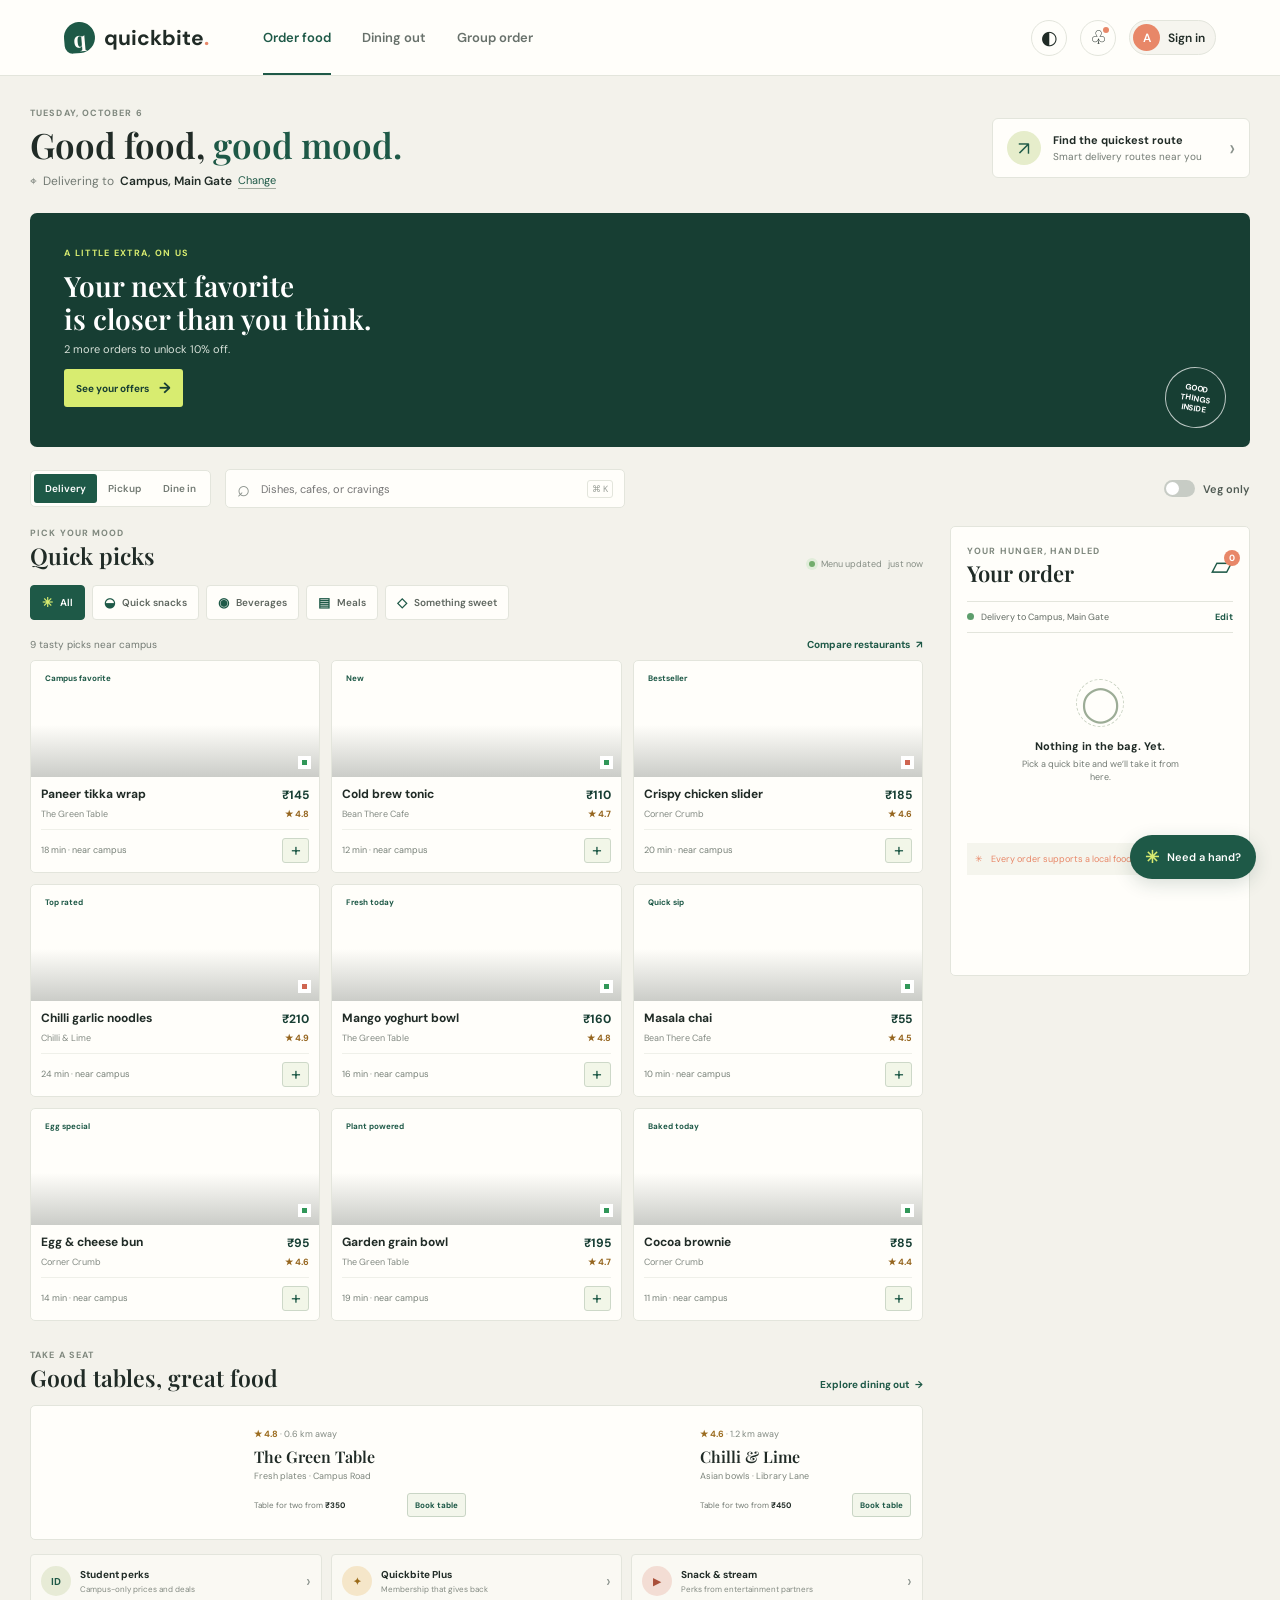
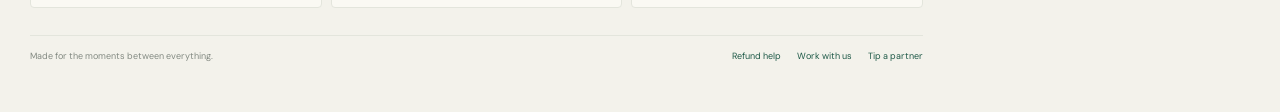
<file: index.html>
<!doctype html>
<html lang="en">
<head>
  <meta charset="utf-8">
  <meta name="viewport" content="width=device-width, initial-scale=1">
  <meta name="theme-color" content="#f3f2eb">
  <title>Quickbite | Good food, close by</title>
  <link rel="preconnect" href="https://fonts.googleapis.com">
  <link rel="preconnect" href="https://fonts.gstatic.com" crossorigin>
  <link href="https://fonts.googleapis.com/css2?family=DM+Sans:wght@400;500;600;700&family=Playfair+Display:wght@600;700&display=swap" rel="stylesheet">
  <link rel="stylesheet" href="style.css">
</head>
<body>
  <header class="topbar">
    <a class="brand" href="#top" aria-label="Quickbite home"><span class="brand-mark">q</span><span>quickbite<span class="brand-period">.</span></span></a>
    <nav class="primary-nav" aria-label="Main navigation">
      <a class="nav-link active" href="#menu">Order food</a>
      <a class="nav-link" href="#dining">Dining out</a>
      <button class="nav-link" id="group-nav">Group order</button>
    </nav>
    <div class="top-actions">
      <button class="icon-button" id="accessibility-button" aria-label="Accessibility settings" title="Accessibility settings"><span aria-hidden="true">◐</span></button>
      <button class="icon-button notification-button" id="notification-button" aria-label="Notifications" title="Notifications"><span aria-hidden="true">♧</span><i></i></button>
      <button class="profile-button" id="account-button"><span class="avatar">A</span><span id="account-label">Sign in</span></button>
    </div>
  </header>

  <main id="top" class="page-shell">
    <section class="welcome-row" aria-label="Delivery location">
      <div><span class="eyebrow">TUESDAY, OCTOBER 6</span><h1>Good food, <em>good mood.</em></h1><p class="location-line"><span aria-hidden="true">⌖</span> Delivering to <strong>Campus, Main Gate</strong> <button id="address-button">Change</button></p></div>
      <button class="location-card" id="route-button"><span class="route-icon" aria-hidden="true">↗</span><span><strong>Find the quickest route</strong><small>Smart delivery routes near you</small></span><span class="chevron">›</span></button>
    </section>

    <section class="promo-banner" aria-label="Today's offer">
      <div class="promo-copy"><span class="promo-kicker">A LITTLE EXTRA, ON US</span><h2>Your next favorite<br>is closer than you think.</h2><p id="offer-copy">Order a little more. Get a little more back.</p><button class="light-button" id="offers-button">See your offers <span aria-hidden="true">→</span></button></div>
      <div class="promo-photo" role="img" aria-label="Freshly made sandwich with greens"></div>
      <span class="promo-stamp">GOOD<br>THINGS<br>INSIDE</span>
    </section>

    <section class="quick-controls" aria-label="Menu controls">
      <div class="mode-switch" role="group" aria-label="Order type">
        <button class="mode-button active" data-mode="delivery">Delivery</button>
        <button class="mode-button" data-mode="pickup">Pickup</button>
        <button class="mode-button" data-mode="dinein">Dine in</button>
      </div>
      <label class="search-box"><span aria-hidden="true">⌕</span><input id="search-input" type="search" placeholder="Dishes, cafes, or cravings" aria-label="Search dishes and restaurants"><kbd>⌘ K</kbd></label>
      <label class="diet-toggle"><input id="veg-toggle" type="checkbox"><span class="toggle-track"></span><span>Veg only</span></label>
    </section>

    <div class="content-grid">
      <div class="main-column">
        <section class="menu-section" id="menu">
          <div class="section-heading"><div><span class="eyebrow">PICK YOUR MOOD</span><h2>Quick picks</h2></div><span class="live-status"><i></i> Menu updated <span id="updated-time">just now</span></span></div>
          <div class="category-list" role="group" aria-label="Filter menu by category">
            <button class="category-chip active" data-category="all"><span>✳</span> All</button>
            <button class="category-chip" data-category="quick"><span>◒</span> Quick snacks</button>
            <button class="category-chip" data-category="beverage"><span>◉</span> Beverages</button>
            <button class="category-chip" data-category="meals"><span>▤</span> Meals</button>
            <button class="category-chip" data-category="dessert"><span>◇</span> Something sweet</button>
          </div>
          <div class="results-line"><p id="results-label">Tasty things near campus</p><button class="text-button" id="compare-button">Compare restaurants <span aria-hidden="true">↗</span></button></div>
          <div class="food-grid" id="food-grid" aria-live="polite"></div>
          <p class="empty-state" id="empty-state" hidden>No bites match that search. Try another dish or cafe.</p>
        </section>

        <section class="dining-section" id="dining">
          <div class="section-heading"><div><span class="eyebrow">TAKE A SEAT</span><h2>Good tables, great food</h2></div><button class="text-button" id="dining-button">Explore dining out <span aria-hidden="true">→</span></button></div>
          <div class="dining-strip">
            <div class="dining-photo dining-photo-one" role="img" aria-label="Bright cafe dining room"></div>
            <div class="dining-details"><span class="rating">★ 4.8 <span>· 0.6 km away</span></span><h3>The Green Table</h3><p>Fresh plates · Campus Road</p><div class="dining-bottom"><span>Table for two from <strong>₹350</strong></span><button class="small-button" data-dine="The Green Table">Book table</button></div></div>
            <div class="dining-photo dining-photo-two" role="img" aria-label="Fresh bowl of noodles"></div>
            <div class="dining-details"><span class="rating">★ 4.6 <span>· 1.2 km away</span></span><h3>Chilli & Lime</h3><p>Asian bowls · Library Lane</p><div class="dining-bottom"><span>Table for two from <strong>₹450</strong></span><button class="small-button" data-dine="Chilli & Lime">Book table</button></div></div>
          </div>
        </section>

        <section class="feature-links" aria-label="More Quickbite features">
          <button class="feature-tile student-tile" id="student-button"><span class="tile-icon">ID</span><span><strong>Student perks</strong><small>Campus-only prices and deals</small></span><span class="chevron">›</span></button>
          <button class="feature-tile membership-tile" id="membership-button"><span class="tile-icon">✦</span><span><strong>Quickbite Plus</strong><small>Membership that gives back</small></span><span class="chevron">›</span></button>
          <button class="feature-tile stream-tile" id="stream-button"><span class="tile-icon">▶</span><span><strong>Snack & stream</strong><small>Perks from entertainment partners</small></span><span class="chevron">›</span></button>
        </section>

        <footer class="page-footer"><span>Made for the moments between everything.</span><div><button data-info="refund">Refund help</button><button data-info="jobs">Work with us</button><button id="tip-button">Tip a partner</button></div></footer>
      </div>

      <aside class="order-panel" aria-label="Your order">
        <div class="order-header"><div><span class="eyebrow">YOUR HUNGER, HANDLED</span><h2>Your order</h2></div><span class="bag-icon" aria-hidden="true">▱<b id="cart-count">0</b></span></div>
        <div class="order-mode-label"><span class="mode-dot"></span><span id="mode-label">Delivery to Campus, Main Gate</span><button id="edit-mode">Edit</button></div>
        <div class="cart-items" id="cart-items"><div class="cart-empty"><span class="empty-plate" aria-hidden="true">◯</span><strong>Nothing in the bag. Yet.</strong><p>Pick a quick bite and we’ll take it from here.</p></div></div>
        <div class="cart-footer" id="cart-footer" hidden>
          <div class="offer-applied" id="offer-applied" hidden>✦ <span>Purchase-count offer applied</span></div>
          <div class="price-row"><span>Subtotal</span><strong id="subtotal">₹0</strong></div>
          <div class="price-row"><span id="fee-label">Delivery fee</span><span id="fee">₹25</span></div>
          <div class="price-row discount-row" id="discount-row" hidden><span>Offer savings</span><span id="discount">−₹0</span></div>
          <div class="price-row total-row"><span>Total</span><strong id="total">₹0</strong></div>
          <button class="checkout-button" id="checkout-button">Continue to checkout <span aria-hidden="true">→</span></button>
          <button class="group-link" id="group-cart-button">＋ Start a group order</button>
          <p class="secure-note">Secure checkout · Refunds within 2 working days</p>
        </div>
        <div class="partner-note"><span aria-hidden="true">✳</span><span>Every order supports a local food spot.</span></div>
      </aside>
    </div>
  </main>

  <button class="chat-launcher" id="chat-launcher" aria-label="Open Quickbite assistant"><span aria-hidden="true">✳</span><span class="chat-label">Need a hand?</span></button>
  <section class="chat-panel" id="chat-panel" aria-label="Quickbite assistant" hidden>
    <div class="chat-header"><div><span class="chat-avatar">✳</span><span><strong>Quickbite buddy</strong><small>Here for food and order help</small></span></div><button id="chat-close" aria-label="Close chat">×</button></div>
    <div class="chat-messages" id="chat-messages" aria-live="polite"><div class="chat-message bot-message">Hey! I can recommend something tasty or help sort out an order. What do you need?</div></div>
    <div class="chat-shortcuts"><button data-chat="recommend">Pick for me</button><button data-chat="complaint">Order issue</button></div>
    <form class="chat-form" id="chat-form"><input id="chat-input" placeholder="Type a message…" aria-label="Message the assistant"><button aria-label="Send message">↑</button></form>
  </section>
  <div class="toast" id="toast" role="status" aria-live="polite"></div>
  <dialog id="app-dialog" class="app-dialog"><button class="dialog-close" id="dialog-close" aria-label="Close dialog">×</button><div id="dialog-content"></div></dialog>
  <script src="app.js"></script>
</body>
</html>
</file>
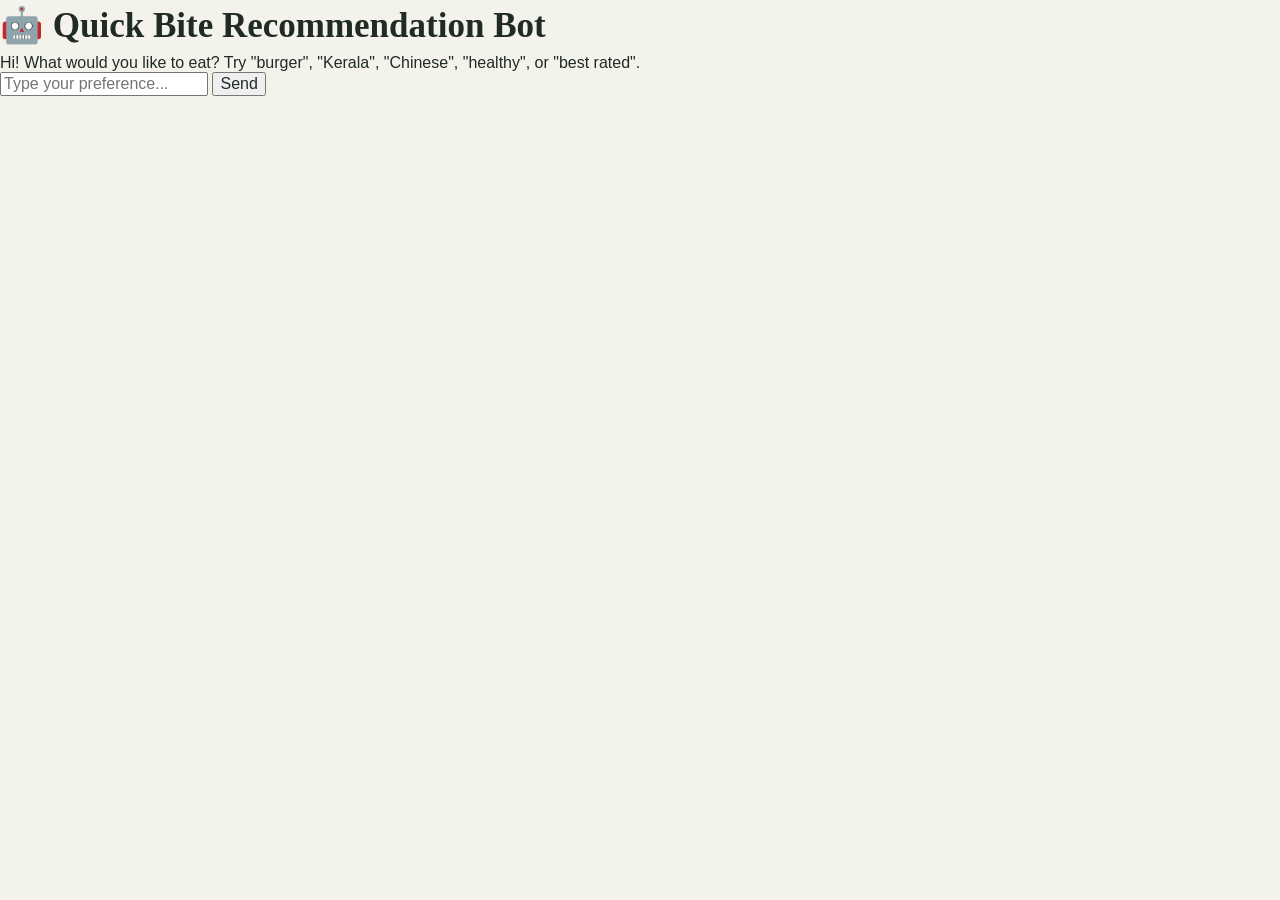
<file: chatbot.html>
<!DOCTYPE html>
<html lang="en">
<head>
<meta charset="UTF-8">
<title>Quick Bite - Recommendation Chatbot</title>
<link rel="stylesheet" href="style.css">
</head>
<body>
<div class="chat-container">
  <h1>🤖 Quick Bite Recommendation Bot</h1>
  <div id="messages" class="messages">
    <div class="bot">Hi! What would you like to eat? Try "burger", "Kerala", "Chinese", "healthy", or "best rated".</div>
  </div>
  <div class="chat-input">
    <input id="userInput" placeholder="Type your preference...">
    <button class="primary" onclick="sendMessage()">Send</button>
  </div>
</div>
<script src="chatbot.js"></script>
</body>
</html>
</file>
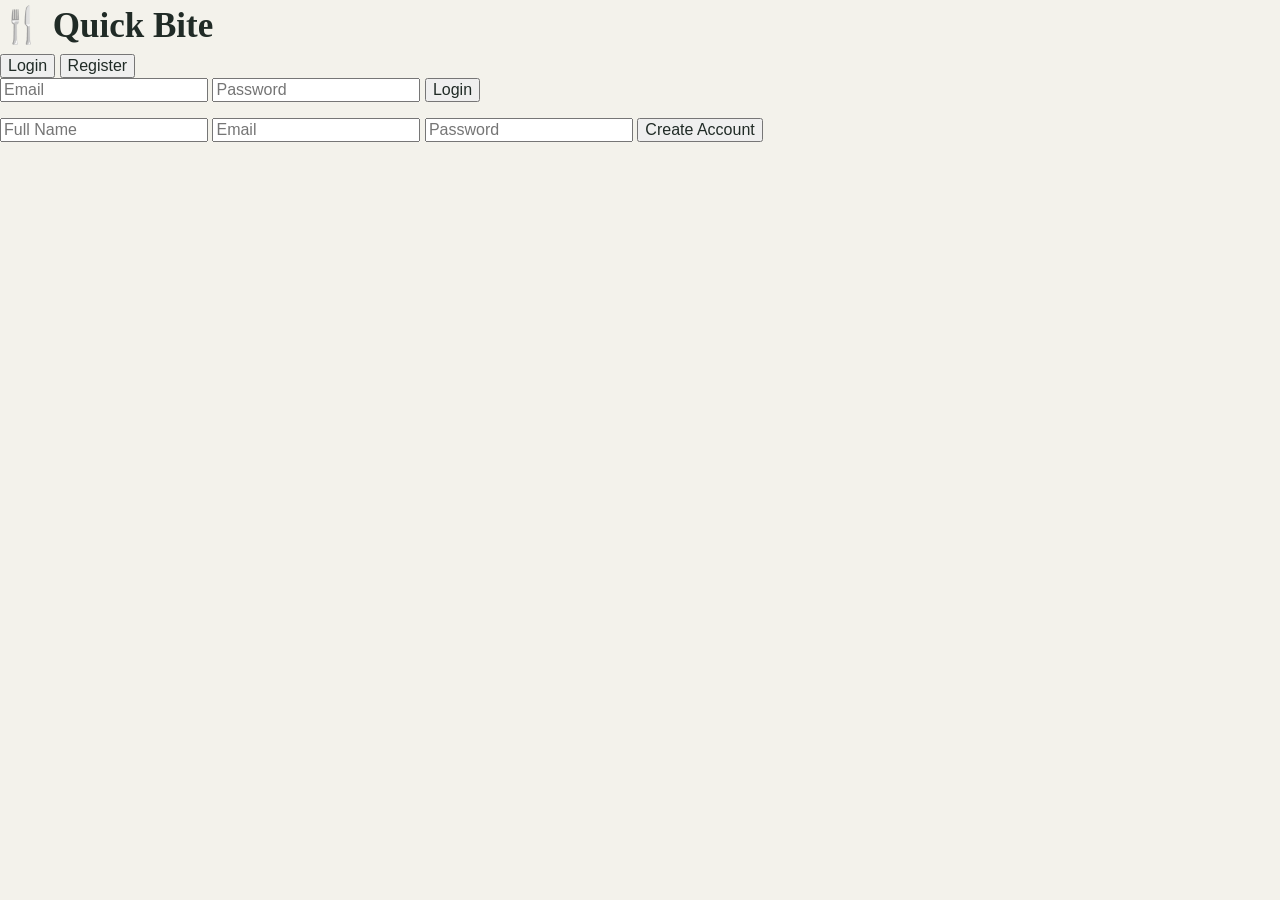
<file: login_register.html>
<!DOCTYPE html>
<html lang="en">
<head>
<meta charset="UTF-8">
<title>Quick Bite - Login & Registration</title>
<link rel="stylesheet" href="style.css">
</head>
<body>
<div class="auth-container">
  <div class="auth-card">
    <h1>🍴 Quick Bite</h1>
    <div class="tabs">
      <button onclick="showForm('login')">Login</button>
      <button onclick="showForm('register')">Register</button>
    </div>

    <form id="login" class="form active" onsubmit="login(event)">
      <input id="loginEmail" type="email" placeholder="Email" required>
      <input id="loginPassword" type="password" placeholder="Password" required>
      <button type="submit" class="primary">Login</button>
      <p id="loginMsg"></p>
    </form>

    <form id="register" class="form" onsubmit="register(event)">
      <input id="regName" type="text" placeholder="Full Name" required>
      <input id="regEmail" type="email" placeholder="Email" required>
      <input id="regPassword" type="password" placeholder="Password" minlength="6" required>
      <button type="submit" class="primary">Create Account</button>
      <p id="registerMsg"></p>
    </form>
  </div>
</div>
<script src="auth.js"></script>
</body>
</html>
</file>
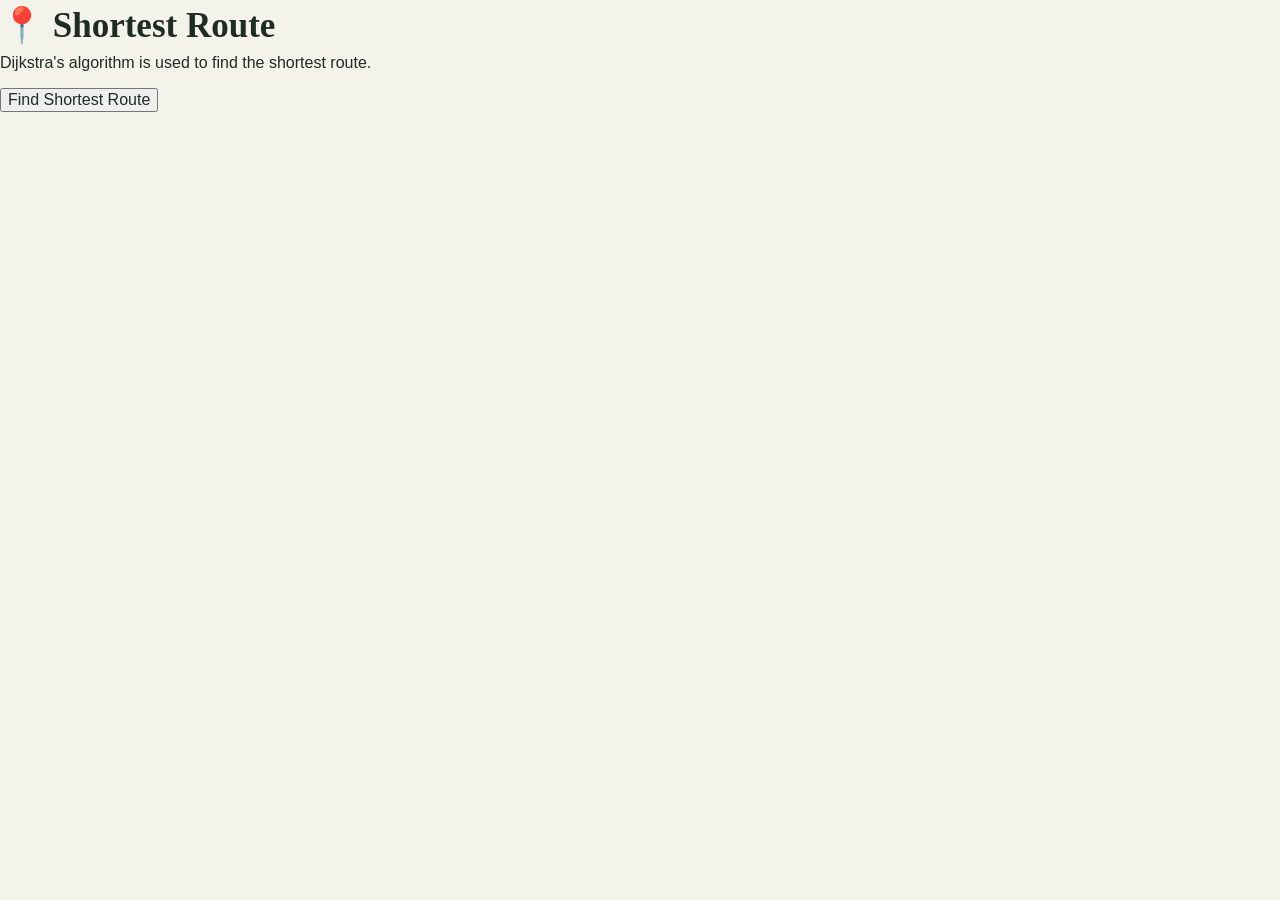
<file: shortest_route.html>
<!DOCTYPE html>
<html lang="en">
<head>
<meta charset="UTF-8">
<title>Quick Bite - Shortest Route</title>
<link rel="stylesheet" href="style.css">
</head>
<body>
<div class="page">
  <h1>📍 Shortest Route</h1>
  <p>Dijkstra's algorithm is used to find the shortest route.</p>
  <button class="primary" onclick="findRoute()">Find Shortest Route</button>
  <div id="routeResult"></div>
</div>
<script src="shortest_route.js"></script>
</body>
</html>
</file>
<file: style.css>
:root {
  color-scheme: light;
  --ink: #202b26;
  --muted: #727a73;
  --line: #e3e5dc;
  --paper: #f3f2eb;
  --surface: #fffefa;
  --green: #1e5947;
  --green-deep: #173e33;
  --lime: #d8ec70;
  --coral: #e88768;
  --gold: #d99a36;
  --serif: "Playfair Display", Georgia, serif;
  --sans: "DM Sans", "Segoe UI", sans-serif;
  font-family: var(--sans);
  color: var(--ink);
  background: var(--paper);
}

* { box-sizing: border-box; }
[hidden] { display: none !important; }
body { margin: 0; min-width: 320px; background: var(--paper); }
button, input { font: inherit; }
button { color: inherit; cursor: pointer; }
a { color: inherit; text-decoration: none; }
.topbar { height: 76px; display: flex; align-items: center; gap: 54px; padding: 0 max(5vw, calc((100vw - 1380px) / 2)); background: var(--surface); border-bottom: 1px solid var(--line); }
.brand { display: inline-flex; align-items: center; gap: 9px; font-weight: 700; font-size: 21px; letter-spacing: 0; white-space: nowrap; }
.brand-mark { display: grid; place-items: center; width: 31px; height: 31px; border-radius: 50% 50% 50% 8px; color: var(--surface); background: var(--green); font: 700 22px var(--serif); transform: rotate(-5deg); }
.brand-period { color: var(--coral); }
.primary-nav { height: 100%; display: flex; align-items: center; gap: 31px; }
.nav-link { height: 100%; display: inline-flex; align-items: center; padding: 0; border: 0; background: none; color: #68716b; font-size: 13px; font-weight: 600; }
.nav-link.active { color: var(--green); box-shadow: inset 0 -2px var(--green); }
.top-actions { display: flex; align-items: center; gap: 13px; margin-left: auto; }
.icon-button { position: relative; width: 36px; height: 36px; border: 1px solid var(--line); background: transparent; border-radius: 50%; font-size: 19px; }
.notification-button i { position: absolute; top: 6px; right: 6px; width: 6px; height: 6px; background: var(--coral); border-radius: 50%; }
.profile-button { display: flex; align-items: center; gap: 8px; padding: 3px 10px 3px 3px; background: #f6f5ef; border: 1px solid var(--line); border-radius: 30px; font-size: 12px; font-weight: 600; }
.avatar { display: grid; place-items: center; width: 27px; height: 27px; border-radius: 50%; color: #fff; background: var(--coral); }
.page-shell { max-width: 1380px; padding: 0 30px 50px; margin: 0 auto; }
.welcome-row { display: flex; align-items: center; justify-content: space-between; gap: 24px; padding: 31px 0 24px; }
.eyebrow { display: block; color: #7f887e; font-size: 9px; font-weight: 700; letter-spacing: 1.1px; }
h1, h2, h3, p { margin-top: 0; }
h1 { margin: 5px 0 8px; font: 600 35px/1.18 var(--serif); letter-spacing: 0; }
h1 em { color: var(--green); font-style: normal; }
.location-line { display: flex; align-items: center; gap: 6px; margin: 0; color: var(--muted); font-size: 12px; }
.location-line strong { color: var(--ink); font-weight: 600; }
.location-line button { padding: 0 0 1px; border: 0; border-bottom: 1px solid #a3aca0; background: none; color: var(--green); font-size: 11px; }
.location-card { min-width: 258px; display: flex; align-items: center; gap: 12px; padding: 12px 14px; text-align: left; background: var(--surface); border: 1px solid var(--line); border-radius: 6px; }
.route-icon { display: grid; place-items: center; width: 34px; height: 34px; border-radius: 50%; background: #e6edcb; color: var(--green); font-size: 19px; }
.location-card strong, .location-card small { display: block; }
.location-card strong { font-size: 11px; }
.location-card small { margin-top: 3px; color: var(--muted); font-size: 10px; }
.chevron { margin-left: auto; color: #89918b; font-size: 23px; }
.promo-banner { position: relative; display: flex; min-height: 234px; overflow: hidden; background: var(--green-deep); border-radius: 7px; color: #fff; }
.promo-copy { z-index: 1; width: 56%; padding: 27px 34px; }
.promo-kicker { color: var(--lime); font-size: 9px; font-weight: 700; letter-spacing: 1.3px; }
.promo-copy h2 { margin: 9px 0 7px; font: 600 28px/1.16 var(--serif); }
.promo-copy p { margin-bottom: 13px; color: #d6e0d8; font-size: 11px; }
.light-button { padding: 9px 12px; border: 0; border-radius: 3px; background: var(--lime); color: var(--green-deep); font-size: 10px; font-weight: 700; }
.light-button span { margin-left: 8px; font-size: 15px; vertical-align: -1px; }
.promo-photo { position: absolute; inset: 0 0 0 52%; background: linear-gradient(90deg, var(--green-deep) 0%, rgba(23,62,51,.1) 37%), url("https://images.unsplash.com/photo-1525351484163-7529414344d8?auto=format&fit=crop&w=1200&q=85") center 48% / cover; }
.promo-stamp { position: absolute; right: 24px; bottom: 19px; display: grid; place-items: center; width: 61px; height: 61px; border: 1px solid rgba(255,255,255,.7); border-radius: 50%; color: #fff; text-align: center; font-size: 8px; font-weight: 700; line-height: 1.25; transform: rotate(9deg); }
.quick-controls { display: flex; align-items: center; gap: 14px; padding: 22px 0 18px; }
.mode-switch { display: flex; padding: 3px; border: 1px solid var(--line); border-radius: 5px; background: var(--surface); }
.mode-button { padding: 8px 11px; border: 0; border-radius: 3px; background: transparent; color: var(--muted); font-size: 10px; font-weight: 600; }
.mode-button.active { background: var(--green); color: #fff; }
.search-box { display: flex; align-items: center; gap: 9px; width: min(100%, 400px); height: 39px; padding: 0 11px; border: 1px solid var(--line); border-radius: 5px; background: var(--surface); color: #8a918b; }
.search-box > span { font-size: 22px; }
.search-box input { width: 100%; min-width: 0; border: 0; outline: 0; background: transparent; color: var(--ink); font-size: 11px; }
.search-box kbd { white-space: nowrap; padding: 2px 4px; border: 1px solid var(--line); border-radius: 3px; color: #9a9f98; font: 9px var(--sans); }
.diet-toggle { display: flex; align-items: center; gap: 8px; margin-left: auto; color: #505b54; font-size: 11px; font-weight: 600; white-space: nowrap; cursor: pointer; }
.diet-toggle input { position: absolute; opacity: 0; }
.toggle-track { position: relative; width: 31px; height: 17px; border-radius: 9px; background: #c7ccc5; transition: background .18s; }
.toggle-track::after { content: ""; position: absolute; top: 2px; left: 2px; width: 13px; height: 13px; border-radius: 50%; background: white; transition: transform .18s; }
.diet-toggle input:checked + .toggle-track { background: var(--green); }
.diet-toggle input:checked + .toggle-track::after { transform: translateX(14px); }
.content-grid { display: grid; grid-template-columns: minmax(0, 1fr) 300px; align-items: start; gap: 27px; }
.main-column { min-width: 0; }
.section-heading { display: flex; align-items: end; justify-content: space-between; gap: 15px; margin: 1px 0 14px; }
.section-heading h2, .order-header h2 { margin: 3px 0 0; font: 600 23px/1.2 var(--serif); }
.live-status { display: inline-flex; align-items: center; gap: 6px; color: #858d84; font-size: 9px; white-space: nowrap; }
.live-status i { width: 6px; height: 6px; border-radius: 50%; background: #72ad6d; box-shadow: 0 0 0 3px #e1edda; }
.category-list { display: flex; gap: 7px; overflow-x: auto; padding: 1px 0 5px; scrollbar-width: none; }
.category-chip { display: flex; align-items: center; gap: 7px; flex: 0 0 auto; padding: 8px 11px; border: 1px solid var(--line); border-radius: 4px; background: var(--surface); color: #5e665f; font-size: 10px; font-weight: 600; }
.category-chip span { color: var(--green); font-size: 13px; }
.category-chip.active { border-color: var(--green); background: var(--green); color: white; }
.category-chip.active span { color: var(--lime); }
.results-line { display: flex; align-items: center; justify-content: space-between; margin: 13px 0 9px; }
.results-line p { margin: 0; color: var(--muted); font-size: 10px; }
.text-button { padding: 0; border: 0; background: transparent; color: var(--green); font-size: 10px; font-weight: 700; }
.text-button span { margin-left: 4px; }
.food-grid { display: grid; grid-template-columns: repeat(3, minmax(0, 1fr)); gap: 11px; }
.food-card { overflow: hidden; border: 1px solid var(--line); border-radius: 5px; background: var(--surface); animation: rise-in .32s both; }
@keyframes rise-in { from { opacity: 0; transform: translateY(7px); } to { opacity: 1; transform: translateY(0); } }
.food-image { position: relative; height: 116px; background-position: center; background-size: cover; }
.food-image::after { content: ""; position: absolute; inset: 0; background: linear-gradient(0deg, rgba(17,28,22,.22), transparent 45%); }
.food-tag { position: absolute; z-index: 1; top: 8px; left: 8px; padding: 4px 6px; border-radius: 2px; background: rgba(255,254,250,.95); color: var(--green); font-size: 8px; font-weight: 700; }
.food-type { position: absolute; z-index: 1; right: 8px; bottom: 8px; width: 13px; height: 13px; border: 1px solid white; background: #319759; box-shadow: inset 0 0 0 3px white; }
.food-type.nonveg { background: #cf6551; }
.food-info { padding: 10px 10px 9px; }
.food-name-line { display: flex; justify-content: space-between; gap: 8px; align-items: start; }
.food-name-line h3 { margin: 0; font-size: 12px; line-height: 1.25; }
.food-name-line strong { color: var(--green-deep); font-size: 12px; white-space: nowrap; }
.food-meta { display: flex; justify-content: space-between; gap: 5px; margin-top: 5px; color: #838a83; font-size: 9px; }
.food-meta .rating { color: #95651e; }
.food-card-bottom { display: flex; justify-content: space-between; align-items: center; margin-top: 9px; padding-top: 8px; border-top: 1px solid #eff0e9; }
.food-card-bottom small { color: #778078; font-size: 9px; }
.add-button { width: 27px; height: 25px; border: 1px solid #cdd8c8; border-radius: 3px; background: #f2f6e8; color: var(--green); font-size: 18px; line-height: 1; }
.empty-state { padding: 28px; color: var(--muted); text-align: center; font-size: 12px; }
.order-panel { position: sticky; top: 18px; min-height: 450px; padding: 18px 16px 12px; border: 1px solid var(--line); border-radius: 5px; background: var(--surface); }
.order-header { display: flex; align-items: center; justify-content: space-between; }
.order-header h2 { font-size: 22px; }
.bag-icon { position: relative; color: var(--green); font-size: 28px; line-height: 1; }
.bag-icon b { position: absolute; top: -2px; right: -7px; display: grid; place-items: center; width: 16px; height: 16px; border-radius: 50%; background: var(--coral); color: white; font: 700 9px var(--sans); }
.order-mode-label { display: flex; align-items: center; gap: 7px; margin: 14px 0 4px; padding: 9px 0; border-top: 1px solid var(--line); border-bottom: 1px solid var(--line); color: #626b63; font-size: 9px; }
.mode-dot { width: 7px; height: 7px; border-radius: 50%; background: #5d9e6c; }
.order-mode-label button { margin-left: auto; padding: 0; border: 0; background: transparent; color: var(--green); font-size: 9px; font-weight: 700; }
.cart-items { min-height: 194px; max-height: 280px; overflow-y: auto; }
.cart-empty { display: flex; flex-direction: column; align-items: center; justify-content: center; min-height: 190px; text-align: center; }
.empty-plate { display: grid; place-items: center; width: 48px; height: 48px; margin-bottom: 12px; border: 1px dashed #cbd4c4; border-radius: 50%; color: #9cac96; font-size: 35px; }
.cart-empty strong { font-size: 11px; }
.cart-empty p { max-width: 160px; margin: 5px 0 0; color: var(--muted); font-size: 9px; line-height: 1.5; }
.cart-item { display: grid; grid-template-columns: 1fr auto; gap: 4px 8px; padding: 10px 0; border-bottom: 1px solid #eceee7; }
.cart-item-name { font-size: 10px; font-weight: 600; }
.cart-item-price { font-size: 10px; font-weight: 700; }
.quantity-control { display: flex; align-items: center; gap: 9px; color: var(--green); font-size: 10px; }
.quantity-control button { display: grid; place-items: center; width: 18px; height: 18px; border: 1px solid #d3ddd0; border-radius: 3px; background: #f3f7ee; color: var(--green); }
.cart-footer { padding-top: 8px; }
.price-row { display: flex; justify-content: space-between; padding: 5px 0; color: #717a72; font-size: 10px; }
.price-row strong { color: var(--ink); font-weight: 600; }
.discount-row { color: var(--green); }
.total-row { margin-top: 4px; padding-top: 10px; border-top: 1px solid var(--line); color: var(--ink); font-size: 12px; font-weight: 700; }
.checkout-button { width: 100%; display: flex; justify-content: space-between; align-items: center; margin-top: 10px; padding: 12px 13px; border: 0; border-radius: 3px; background: var(--green); color: white; font-size: 10px; font-weight: 700; }
.checkout-button span { font-size: 17px; }
.group-link { display: block; width: 100%; margin-top: 9px; padding: 7px; border: 0; background: transparent; color: var(--green); font-size: 10px; font-weight: 700; }
.secure-note { margin: 6px 0 0; color: #939990; text-align: center; font-size: 8px; }
.offer-applied { display: flex; align-items: center; gap: 5px; margin: 4px 0; padding: 7px; background: #f1f5e5; color: var(--green); font-size: 9px; }
.partner-note { display: flex; gap: 8px; align-items: center; margin-top: 12px; padding: 10px 8px; background: #f5f5ed; color: #788076; font-size: 9px; }
.partner-note span { color: var(--coral); }
.dining-section { margin-top: 28px; }
.dining-strip { display: grid; grid-template-columns: 1fr 1.1fr 1fr 1.1fr; overflow: hidden; border: 1px solid var(--line); border-radius: 5px; background: var(--surface); }
.dining-photo { min-height: 133px; background-position: center; background-size: cover; }
.dining-photo-one { background-image: url("https://images.unsplash.com/photo-1554118811-1e0d58224f24?auto=format&fit=crop&w=480&q=80"); }
.dining-photo-two { background-image: url("https://images.unsplash.com/photo-1569718212165-3a8278d5f624?auto=format&fit=crop&w=480&q=80"); }
.dining-details { display: flex; flex-direction: column; justify-content: center; padding: 11px; }
.rating { color: #9b6c1f; font-size: 9px; font-weight: 700; }
.rating span { color: #828a82; font-weight: 400; }
.dining-details h3 { margin: 6px 0 3px; font: 600 16px var(--serif); }
.dining-details p { margin: 0; color: #7d857c; font-size: 9px; }
.dining-bottom { display: flex; align-items: center; justify-content: space-between; gap: 5px; margin-top: 11px; color: #727a72; font-size: 8px; }
.dining-bottom strong { color: var(--ink); }
.small-button { padding: 6px 7px; border: 1px solid #c9d5c5; border-radius: 3px; background: #f3f6eb; color: var(--green); font-size: 8px; font-weight: 700; white-space: nowrap; }
.feature-links { display: grid; grid-template-columns: repeat(3, 1fr); gap: 9px; margin-top: 14px; }
.feature-tile { display: flex; align-items: center; gap: 9px; min-width: 0; padding: 11px 10px; border: 1px solid var(--line); border-radius: 4px; text-align: left; background: #faf9f3; }
.tile-icon { display: grid; flex: 0 0 auto; place-items: center; width: 30px; height: 30px; border-radius: 50%; background: #e7ebd6; color: var(--green); font-size: 10px; font-weight: 700; }
.membership-tile .tile-icon { background: #f5e6c9; color: #9a6a19; }
.stream-tile .tile-icon { background: #f3ddd4; color: #a94f39; }
.feature-tile strong, .feature-tile small { display: block; }
.feature-tile strong { overflow: hidden; text-overflow: ellipsis; font-size: 10px; white-space: nowrap; }
.feature-tile small { margin-top: 3px; color: #838a82; font-size: 8px; }
.feature-tile .chevron { font-size: 17px; }
.page-footer { display: flex; justify-content: space-between; gap: 14px; margin-top: 27px; padding-top: 14px; border-top: 1px solid var(--line); color: #838a82; font-size: 9px; }
.page-footer div { display: flex; gap: 16px; }
.page-footer button { padding: 0; border: 0; background: transparent; color: var(--green); font-size: 9px; }
.chat-launcher { position: fixed; right: 24px; bottom: 21px; z-index: 4; display: flex; align-items: center; gap: 8px; padding: 11px 15px; border: 0; border-radius: 30px; background: var(--green); color: white; box-shadow: 0 5px 18px #1d43352b; font-size: 11px; font-weight: 600; }
.chat-launcher > span:first-child { color: var(--lime); font-size: 17px; }
.chat-panel { position: fixed; right: 24px; bottom: 77px; z-index: 5; display: flex; flex-direction: column; width: min(345px, calc(100vw - 32px)); height: 425px; overflow: hidden; border: 1px solid var(--line); border-radius: 7px; background: var(--surface); box-shadow: 0 12px 45px #1b2a222b; }
.chat-header { display: flex; justify-content: space-between; align-items: center; padding: 13px; background: var(--green); color: white; }
.chat-header > div { display: flex; align-items: center; gap: 9px; }
.chat-avatar { display: grid; place-items: center; width: 31px; height: 31px; border-radius: 50%; background: var(--lime); color: var(--green); }
.chat-header strong, .chat-header small { display: block; }
.chat-header strong { font-size: 11px; }
.chat-header small { margin-top: 3px; color: #cfdbd3; font-size: 8px; }
.chat-header button { border: 0; background: transparent; color: white; font-size: 23px; }
.chat-messages { flex: 1; display: flex; flex-direction: column; gap: 8px; overflow-y: auto; padding: 14px 11px; }
.chat-message { max-width: 85%; padding: 9px 10px; border-radius: 4px; font-size: 10px; line-height: 1.5; }
.bot-message { align-self: flex-start; background: #f0f2e9; }
.user-message { align-self: flex-end; background: var(--green); color: white; }
.chat-shortcuts { display: flex; gap: 6px; padding: 0 11px 9px; }
.chat-shortcuts button { padding: 6px 8px; border: 1px solid #cbd7c7; border-radius: 20px; background: white; color: var(--green); font-size: 9px; }
.chat-form { display: flex; gap: 7px; padding: 9px; border-top: 1px solid var(--line); }
.chat-form input { flex: 1; min-width: 0; padding: 8px; border: 1px solid var(--line); border-radius: 3px; outline-color: var(--green); font-size: 10px; }
.chat-form button { width: 32px; border: 0; border-radius: 3px; background: var(--green); color: white; font-size: 17px; }
.toast { position: fixed; z-index: 8; bottom: 25px; left: 50%; max-width: calc(100vw - 30px); padding: 10px 15px; border-radius: 4px; background: var(--ink); color: white; font-size: 11px; opacity: 0; pointer-events: none; transform: translate(-50%, 8px); transition: .2s; }
.toast.show { opacity: 1; transform: translate(-50%, 0); }
.app-dialog { position: fixed; width: min(440px, calc(100vw - 30px)); max-width: unset; max-height: min(80vh, 650px); padding: 26px; overflow: auto; border: 1px solid var(--line); border-radius: 7px; background: var(--surface); color: var(--ink); box-shadow: 0 20px 80px #15271c40; }
.app-dialog::backdrop { background: rgba(20,35,28,.52); backdrop-filter: blur(2px); }
.dialog-close { position: absolute; top: 11px; right: 13px; border: 0; background: transparent; color: #777f77; font-size: 23px; }
.dialog-content .eyebrow { margin-bottom: 6px; }
.dialog-title { margin: 3px 24px 9px 0; font: 600 25px/1.2 var(--serif); }
.dialog-copy { color: #6e786f; font-size: 11px; line-height: 1.65; }
.dialog-form { display: grid; gap: 10px; margin-top: 16px; }
.dialog-form label { display: grid; gap: 5px; color: #667067; font-size: 10px; font-weight: 600; }
.dialog-form input, .dialog-form select { width: 100%; padding: 10px; border: 1px solid var(--line); border-radius: 3px; background: white; font-size: 11px; }
.dialog-primary { width: 100%; margin-top: 6px; padding: 11px; border: 0; border-radius: 3px; background: var(--green); color: white; font-size: 11px; font-weight: 700; }
.dialog-list { display: grid; gap: 8px; margin: 15px 0; padding: 0; list-style: none; }
.dialog-list li { padding: 9px 10px; border-left: 2px solid var(--coral); background: #f6f5ef; color: #59635b; font-size: 10px; line-height: 1.5; }
.comparison-row { display: grid; grid-template-columns: 1.4fr .7fr .7fr; gap: 7px; padding: 9px 4px; border-bottom: 1px solid var(--line); font-size: 10px; }
.comparison-row:first-child { color: #7b857b; font-size: 9px; font-weight: 700; }
.comparison-row strong { color: var(--green); }
.accessibility-options { display: flex; gap: 8px; margin-top: 14px; }
.accessibility-options button { flex: 1; padding: 9px; border: 1px solid var(--line); border-radius: 3px; background: white; font-size: 10px; }
body.large-text { font-size: 115%; }
body.high-contrast { --paper: #fff; --surface: #fff; --line: #89928a; --muted: #39443c; }

@media (max-width: 980px) {
  .topbar { gap: 28px; padding: 0 24px; }
  .content-grid { grid-template-columns: minmax(0, 1fr) 270px; gap: 16px; }
  .food-grid { grid-template-columns: repeat(2, minmax(0, 1fr)); }
  .dining-strip { grid-template-columns: .8fr 1.2fr; }
  .dining-photo:nth-of-type(3) { display: none; }
  .dining-details:nth-of-type(4) { display: none; }
  .feature-links { grid-template-columns: 1fr; }
}
@media (max-width: 700px) {
  .topbar { height: 61px; gap: 15px; padding: 0 14px; }
  .brand { gap: 6px; font-size: 17px; }
  .brand-mark { width: 27px; height: 27px; font-size: 19px; }
  .primary-nav { gap: 12px; margin-left: auto; }
  .nav-link { font-size: 10px; }
  .primary-nav .nav-link:last-child { display: none; }
  .top-actions { gap: 6px; margin-left: 0; }
  .icon-button { width: 31px; height: 31px; font-size: 16px; }
  .profile-button { padding-right: 4px; border: 0; background: transparent; }
  .profile-button #account-label { display: none; }
  .page-shell { padding: 0 14px 36px; }
  .welcome-row { align-items: start; padding: 23px 0 16px; }
  h1 { font-size: 27px; }
  .location-line { flex-wrap: wrap; font-size: 10px; }
  .location-card { min-width: 0; width: 41px; height: 41px; justify-content: center; padding: 0; border-radius: 50%; }
  .location-card > span:nth-child(2), .location-card .chevron { display: none; }
  .promo-banner { min-height: 212px; }
  .promo-copy { width: 78%; padding: 24px 18px; }
  .promo-copy h2 { font-size: 24px; }
  .promo-copy p { max-width: 210px; font-size: 10px; }
  .promo-photo { left: 40%; opacity: .55; background-position: 57% center; }
  .promo-stamp { right: 12px; bottom: 14px; width: 48px; height: 48px; font-size: 7px; }
  .quick-controls { flex-wrap: wrap; gap: 9px; padding: 14px 0; }
  .mode-switch { order: 1; }
  .search-box { order: 3; width: 100%; }
  .diet-toggle { order: 2; margin-left: auto; }
  .content-grid { display: flex; flex-direction: column; gap: 19px; }
  .main-column { width: 100%; }
  .order-panel { position: static; order: -1; width: 100%; min-height: 0; padding: 13px; }
  .order-header { align-items: center; }
  .order-header .eyebrow { display: none; }
  .order-header h2 { font-size: 19px; }
  .order-mode-label { margin: 9px 0 0; padding: 8px 0; }
  .cart-items { min-height: 0; max-height: 185px; }
  .cart-empty { min-height: 110px; }
  .empty-plate { width: 35px; height: 35px; font-size: 27px; margin-bottom: 6px; }
  .cart-empty p { margin-top: 3px; }
  .partner-note { display: none; }
  .food-grid { grid-template-columns: repeat(2, minmax(0, 1fr)); gap: 8px; }
  .food-image { height: 101px; }
  .food-info { padding: 8px; }
  .section-heading h2 { font-size: 20px; }
  .live-status { font-size: 8px; }
  .dining-section { margin-top: 23px; }
  .dining-strip { grid-template-columns: .75fr 1.25fr; }
  .dining-photo { min-height: 125px; }
  .dining-details { padding: 9px; }
  .feature-links { grid-template-columns: 1fr; gap: 7px; }
  .page-footer { flex-direction: column; }
  .page-footer div { flex-wrap: wrap; gap: 13px; }
  .chat-launcher { right: 13px; bottom: 13px; }
  .chat-panel { right: 10px; bottom: 67px; }
}
@media (prefers-reduced-motion: reduce) {
  *, *::before, *::after { scroll-behavior: auto !important; animation-duration: .01ms !important; transition-duration: .01ms !important; }
}
</file>
